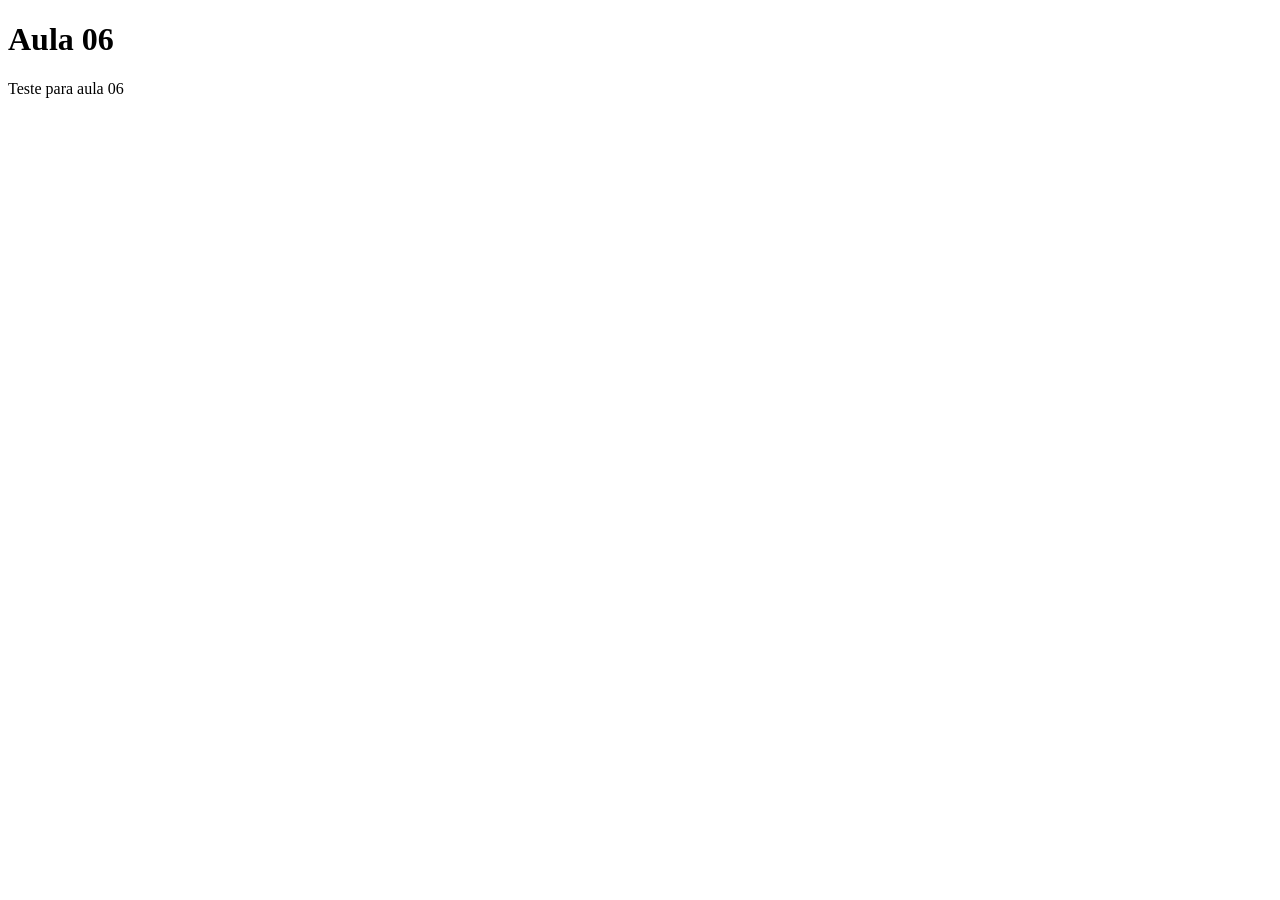
<file: Aula 06/index.html>
<!DOCTYPE html>
<html lang="pt-BR">
<head>
    <meta charset="UTF-8">
    <meta name="viewport" content="width=device-width, initial-scale=1.0">
    <title>Aula 06</title>

<script src="script.js"></script>

</head>
<body>
    <h1>Aula 06</h1>
    <p>Teste para aula 06</p>
    
</body>
</html>
</file>
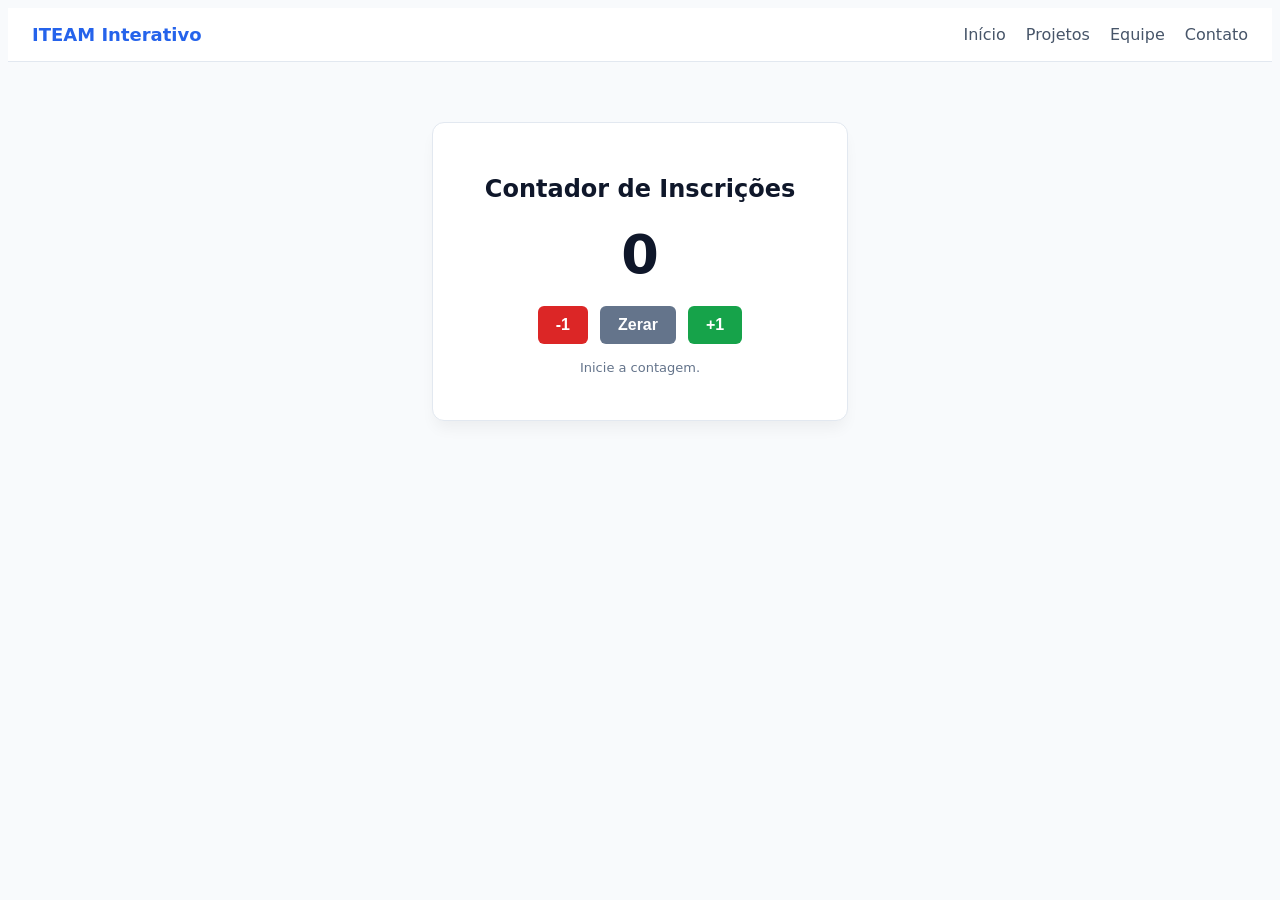
<file: Aula 07/index.html>
<!DOCTYPE html>
<html lang="pt-BR">
<head>
    <meta charset="UTF-8">
    <meta name="viewport" content="width=device-width, initial-scale=1.0">
    <title>Laboratório 07 — DOM e Eventos</title>
    <link rel="stylesheet" href="style.css">
</head>
<body>

    <!-- 1. COMPONENTE MENU MOBILE -->
    <header class="header">
        <div class="logo">ITEAM Interativo</div>
        <button id="btn-menu" class="btn-menu" aria-label="Abrir Menu">☰</button>
        <nav id="menu-navegacao" class="menu-navegacao">
            <a href="#">Início</a>
            <a href="#">Projetos</a>
            <a href="#">Equipe</a>
            <a href="#">Contato</a>
        </nav>
    </header>

    <!-- 2. COMPONENTE CONTADOR INTERATIVO -->
    <main class="container">
        <section class="card-contador">
            <h2>Contador de Inscrições</h2>
            <div id="valor-contador" class="display-numero">0</div>
            
            <div class="botoes-grupo">
                <button id="btn-diminuir" class="btn btn-vermelho">-1</button>
                <button id="btn-zerar" class="btn btn-cinza">Zerar</button>
                <button id="btn-aumentar" class="btn btn-verde">+1</button>
            </div>
            
            <p id="mensagem-status" class="status-msg">Inicie a contagem.</p>
        </section>
    </main>

    <script src="script.js"></script>
</body>
</html>
</file>
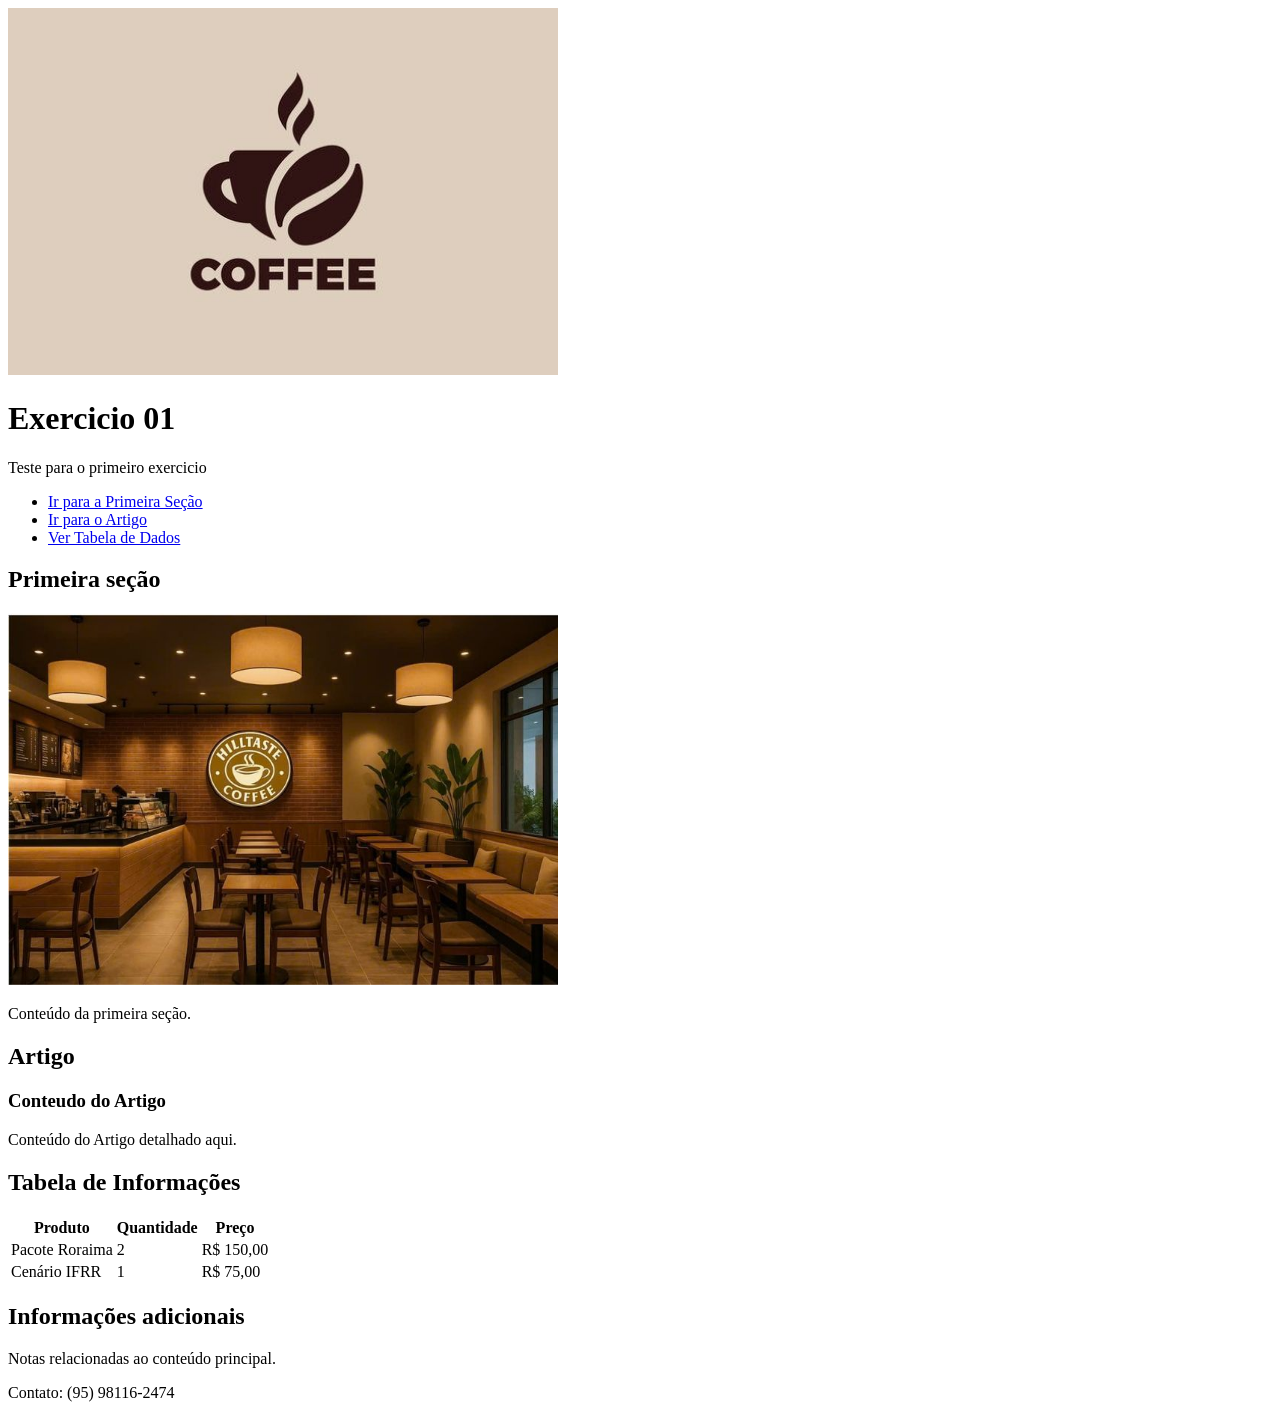
<file: exercicio_01.html>
<!DOCTYPE html>
<html lang="pt-BR">
<head>
    <meta charset="UTF-8">
    <meta name="viewport" content="width=device-width, initial-scale=1.0">
    <title>Estrutura e Semântica</title>
</head>
<body>
    <header>
        <img src="img/logo_cafe.jpg" alt="Logo do site" width="550">
        <!-- 1. Único <h1> da página -->
        <h1>Exercicio 01</h1>
        <p>Teste para o primeiro exercicio</p>
    </header>
    
    <nav>
        
        <ul>
            <li><a href="#primeira-secao">Ir para a Primeira Seção</a></li>
            <li><a href="#artigo-principal">Ir para o Artigo</a></li>
            <li><a href="#dados">Ver Tabela de Dados</a></li>
        </ul>
    </nav>

    
    <main>
        
        <section id="primeira-secao">
            
            <h2>Primeira seção</h2>
            <img src="img/espaco.jpg" alt="Descrição da imagem" width="550">
            <p>Conteúdo da primeira seção.</p>
        </section>

        <article id="artigo-principal">
            <h2>Artigo</h2>
           
            <h3>Conteudo do Artigo</h3>
            <p>Conteúdo do Artigo detalhado aqui.</p>
        </article>

        <section id="dados">
            <h2>Tabela de Informações</h2>
           
            <table>
                <thead>
                    <tr>
                        <th>Produto</th>
                        <th>Quantidade</th>
                        <th>Preço</th>
                    </tr>
                </thead>
                <tbody>
                    <tr>
                        <td>Pacote Roraima</td>
                        <td>2</td>
                        <td>R$ 150,00</td>
                    </tr>
                    <tr>
                        <td>Cenário IFRR</td>
                        <td>1</td>
                        <td>R$ 75,00</td>
                    </tr>
                </tbody>
            </table>
        </section>
    </main>

    <aside>
        <h2>Informações adicionais</h2>
        <p>Notas relacionadas ao conteúdo principal.</p>
    </aside>

    <footer>
        <p>Contato: (95) 98116-2474</p>
    </footer>
</body>
</html>
</file>
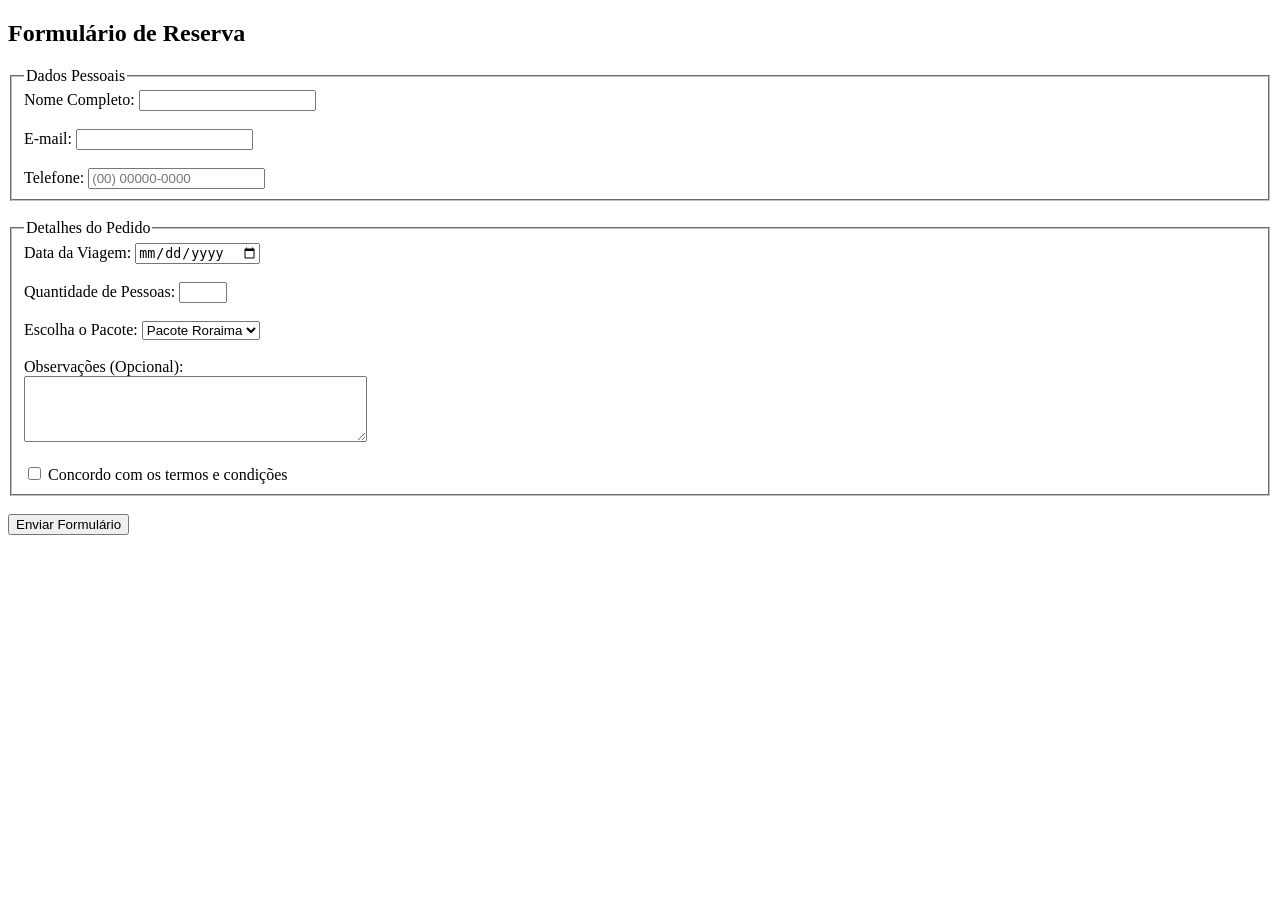
<file: exercicio_02.html>
<!DOCTYPE html>
<html lang="pt-BR">
<head>
    <meta charset="UTF-8">
    <meta name="viewport" content="width=device-width, initial-scale=1.0">
    <title>Formulário e Controles</title>
</head>
<body>
    <main>
        <h2>Formulário de Reserva</h2>
        
        <!-- Formulário com action e method exigidos -->
        <form action="#" method="POST">
            
            <!-- Primeiro Bloco Lógico -->
            <fieldset>
                <legend>Dados Pessoais</legend>
                
                <!-- 1. Campo tipo text -->
                <label for="nome">Nome Completo:</label>
                <input type="text" id="nome" name="nome" required>
                <br><br>

                <!-- 2. Campo tipo email -->
                <label for="email">E-mail:</label>
                <input type="email" id="email" name="email" required>
                <br><br>

                <!-- 3. Campo tipo tel -->
                <label for="telefone">Telefone:</label>
                <input type="tel" id="telefone" name="telefone" placeholder="(00) 00000-0000">
            </fieldset>

            <br> <!-- Quebra de linha apenas para dar um espaço visual -->

            <!-- Segundo Bloco Lógico -->
            <fieldset>
                <legend>Detalhes do Pedido</legend>

                <!-- 4. Campo tipo date -->
                <label for="data_viagem">Data da Viagem:</label>
                <input type="date" id="data_viagem" name="data_viagem">
                <br><br>

                <!-- 5. Campo tipo number -->
                <label for="quantidade">Quantidade de Pessoas:</label>
                <input type="number" id="quantidade" name="quantidade" min="1" max="10">
                <br><br>

                <!-- 6. Campo tipo select -->
                <label for="pacote">Escolha o Pacote:</label>
                <select id="pacote" name="pacote">
                    <option value="roraima">Pacote Roraima</option>
                    <option value="ifrr">Cenário IFRR</option>
                </select>
                <br><br>

                <!-- 7. Campo tipo textarea -->
                <label for="observacoes">Observações (Opcional):</label><br>
                <textarea id="observacoes" name="observacoes" rows="4" cols="40"></textarea>
                <br><br>

                <!-- 8. Campo tipo checkbox -->
                <input type="checkbox" id="termos" name="termos" required>
                <label for="termos">Concordo com os termos e condições</label>
            </fieldset>

            <br>

            <!-- Botão de envio explícito -->
            <button type="submit">Enviar Formulário</button>
            
        </form>
    </main>
</body>
</html>
</file>
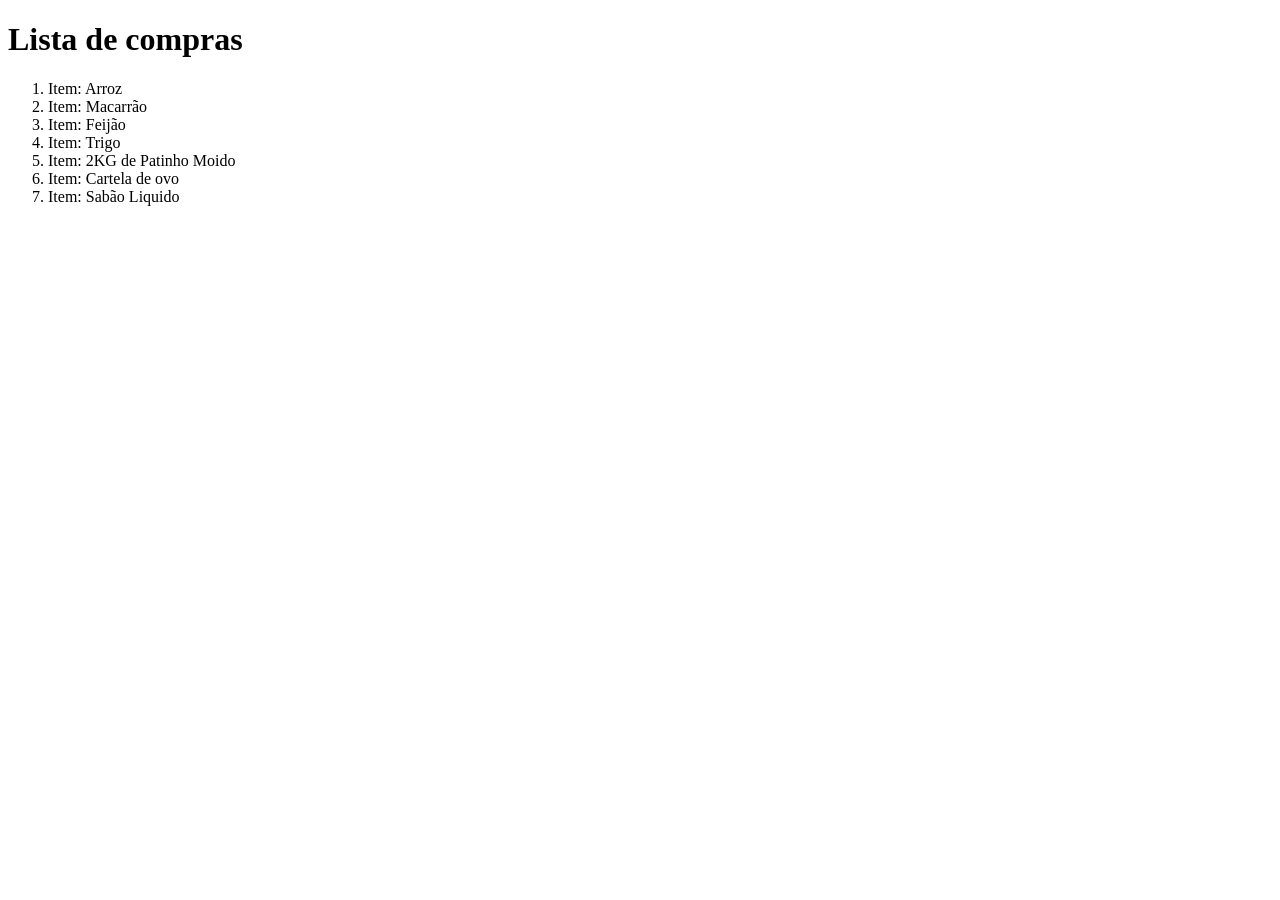
<file: lista.html>
<!DOCTYPE html>
<html lang="en">
<head>
    <meta charset="UTF-8">
    <meta name="viewport" content="width=device-width, initial-scale=1.0">
    <title>Lista</title>
</head>
<body>

    <h1>Lista de compras</h1>
        <ol>
            <li>Item: Arroz                </li>
            <li>Item: Macarrão             </li>
            <li>Item: Feijão               </li>
            <li>Item: Trigo                </li>
            <li>Item: 2KG de Patinho Moido </li>
            <li>Item: Cartela de ovo       </li>
            <li>Item: Sabão Liquido        </li>
        </ol>

    
</body>
</html>
</file>
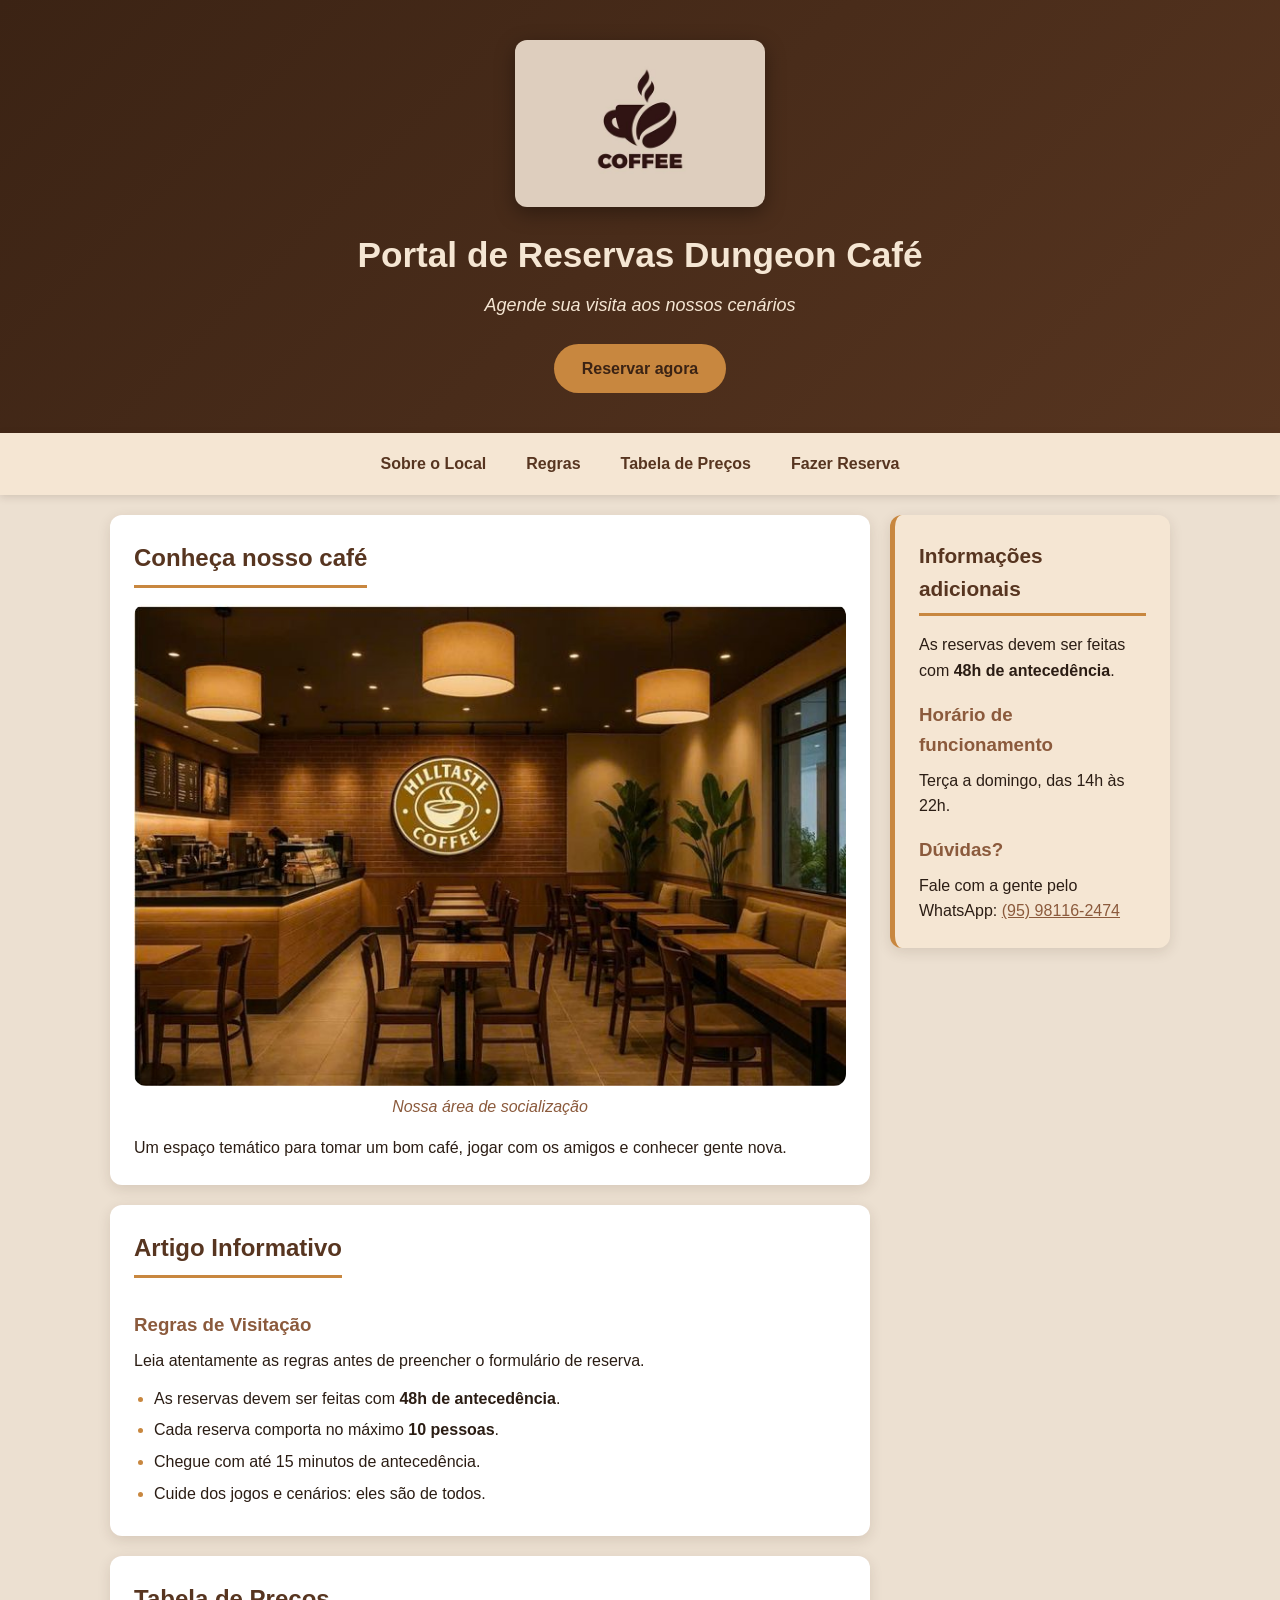
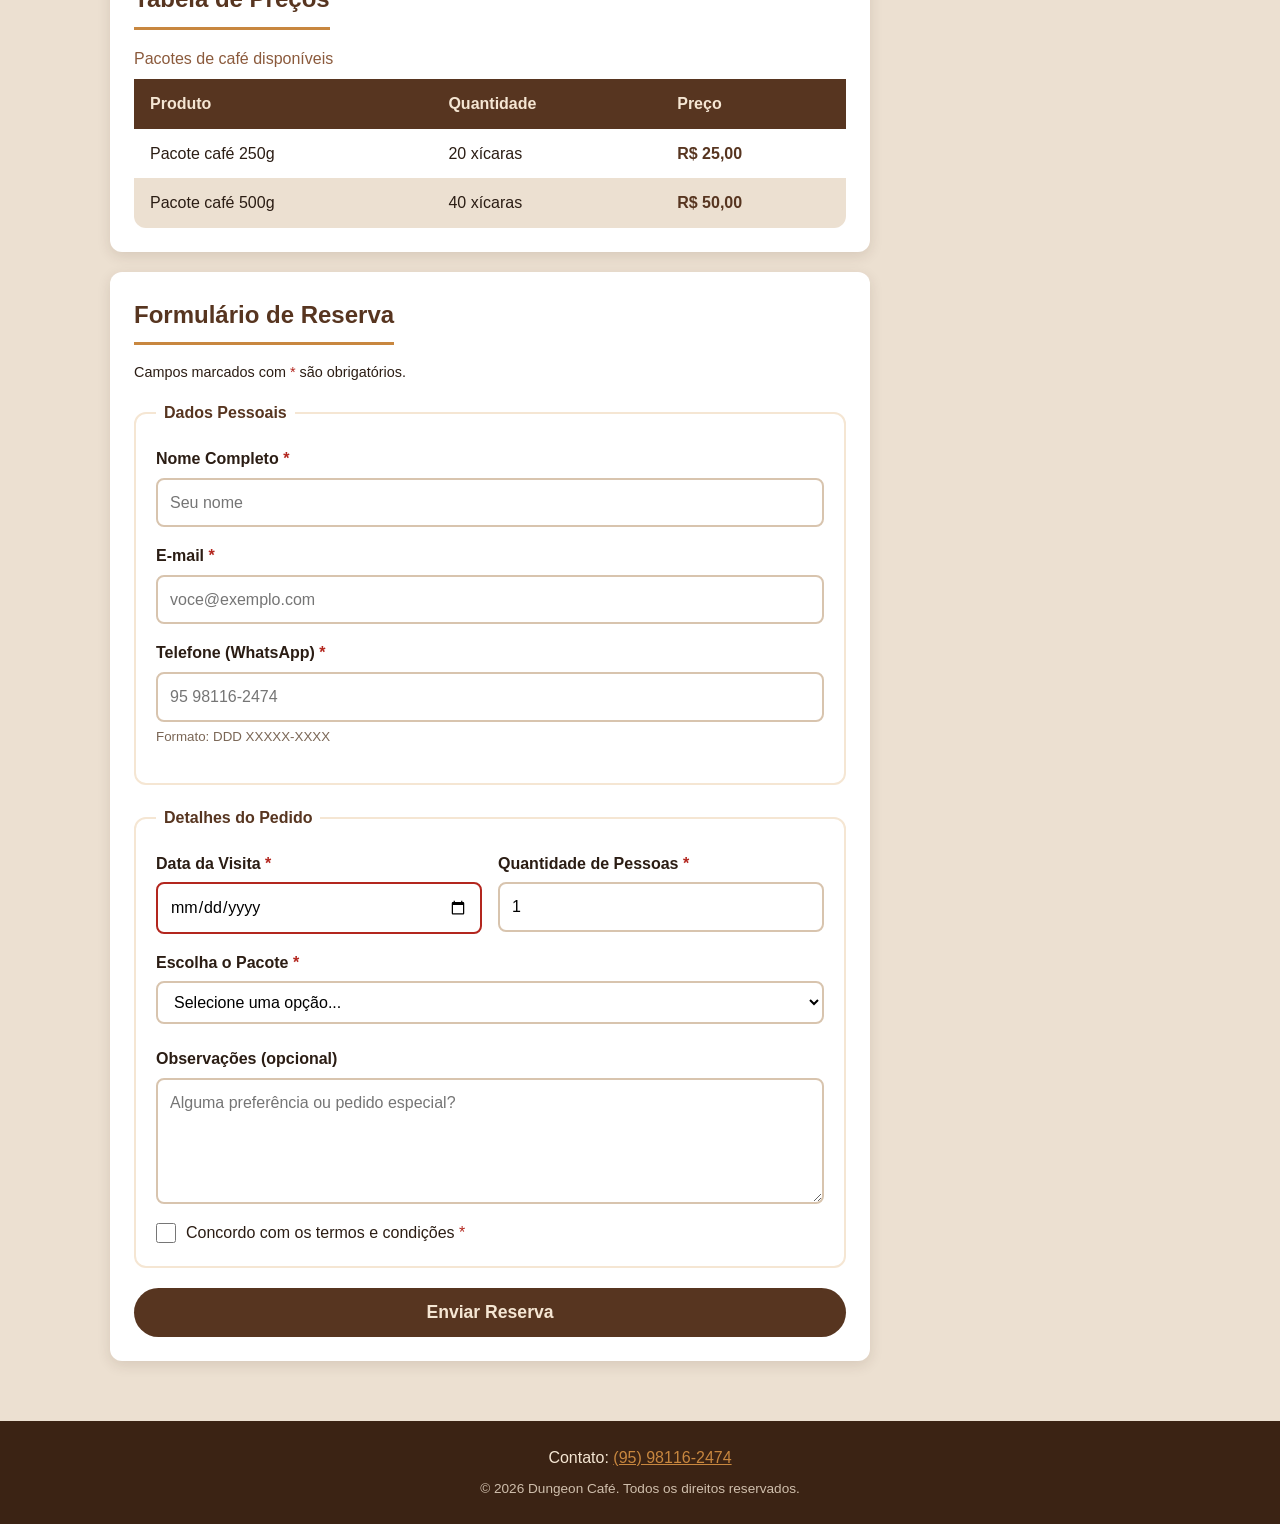
<file: Todas Aulas/completo.html>
<!DOCTYPE html>
<html lang="pt-BR">
<head>
    <!-- Codificação de caracteres: permite acentos e ç -->
    <meta charset="UTF-8">
    <!-- Faz a página se ajustar à largura da tela do celular -->
    <meta name="viewport" content="width=device-width, initial-scale=1.0">
    <!-- Descrição que aparece no Google embaixo do título -->
    <meta name="description" content="Agende sua visita ao Dungeon Café e reserve seu pacote de café.">
    <!-- Texto que aparece na aba do navegador -->
    <title>Reserva de Pacotes - Dungeon Café</title>

    <!-- Liga o arquivo de estilos (cores, tamanhos, layout) -->
    <link rel="stylesheet" href="style.css">

<!-- Fim do <head> -->
</head>
<!-- <body> = tudo o que aparece na tela -->
<body>
    <!-- CABEÇALHO: faixa do topo -->
    <header>
        <!-- Logo do café; alt descreve a imagem para leitores de tela -->
        <img src="img/logo_cafe.jpg" alt="Logo do Dungeon Café" width="250">
        <!-- Único h1 da página: o título principal -->
        <h1>Portal de Reservas Dungeon Café</h1>
        <!-- Frase de apresentação -->
        <p>Agende sua visita aos nossos cenários</p>
        <!-- Botão que leva até o formulário (href="#id" pula para a seção com esse id) -->
        <a href="#formulario-reserva" class="botao">Reservar agora</a>
    <!-- Fim do cabeçalho -->
    </header>

    <!-- MENU DE NAVEGAÇÃO -->
    <nav>
        <!-- Lista de links do menu -->
        <ul>
            <!-- Link para a seção "Conheça nosso café" -->
            <li><a href="#primeira-secao">Sobre o Local</a></li>
            <!-- Link para o artigo de regras -->
            <li><a href="#artigo-principal">Regras</a></li>
            <!-- Link para a tabela de preços -->
            <li><a href="#dados">Tabela de Preços</a></li>
            <!-- Link para o formulário -->
            <li><a href="#formulario-reserva">Fazer Reserva</a></li>
        <!-- Fim da lista -->
        </ul>
    <!-- Fim do menu -->
    </nav>

    <!-- Caixa que divide a página em 2 colunas: conteúdo (main) e barra lateral (aside) -->
    <div class="container">
        <!-- <main> = conteúdo principal da página -->
        <main>
            <!-- SEÇÃO 1: apresentação do café -->
            <section id="primeira-secao">
                <!-- Título da seção -->
                <h2>Conheça nosso café</h2>
                <!-- <figure> agrupa a imagem com a sua legenda -->
                <figure>
                    <!-- Foto do espaço interno -->
                    <img src="img/espaco.jpg" alt="Área interna do Dungeon Café com mesas e decoração temática" width="735" height="497">
                    <!-- Legenda da foto -->
                    <figcaption>Nossa área de socialização</figcaption>
                <!-- Fim da figura -->
                </figure>
                <!-- Texto de apresentação -->
                <p>Um espaço temático para tomar um bom café, jogar com os amigos e conhecer gente nova.</p>
            <!-- Fim da seção 1 -->
            </section>

            <!-- ARTIGO: regras de visitação -->
            <article id="artigo-principal">
                <!-- Título do artigo -->
                <h2>Artigo Informativo</h2>
                <!-- Subtítulo -->
                <h3>Regras de Visitação</h3>
                <!-- Texto de orientação -->
                <p>Leia atentamente as regras antes de preencher o formulário de reserva.</p>
                <!-- Lista de regras com marcadores -->
                <ul>
                    <!-- Regra 1 (<strong> = texto importante, em negrito) -->
                    <li>As reservas devem ser feitas com <strong>48h de antecedência</strong>.</li>
                    <!-- Regra 2 -->
                    <li>Cada reserva comporta no máximo <strong>10 pessoas</strong>.</li>
                    <!-- Regra 3 -->
                    <li>Chegue com até 15 minutos de antecedência.</li>
                    <!-- Regra 4 -->
                    <li>Cuide dos jogos e cenários: eles são de todos.</li>
                <!-- Fim da lista -->
                </ul>
            <!-- Fim do artigo -->
            </article>

            <!-- SEÇÃO 2: tabela de preços -->
            <section id="dados">
                <!-- Título da seção -->
                <h2>Tabela de Preços</h2>
                <!-- Caixa que deixa a tabela rolar para o lado no celular -->
                <div class="tabela-wrapper">
                    <!-- Início da tabela -->
                    <table>
                        <!-- Título da tabela -->
                        <caption>Pacotes de café disponíveis</caption>
                        <!-- <thead> = cabeçalho da tabela -->
                        <thead>
                            <!-- <tr> = uma linha da tabela -->
                            <tr>
                                <!-- <th> = célula de título; scope="col" diz que é título da coluna -->
                                <th scope="col">Produto</th>
                                <!-- Título da coluna de quantidade -->
                                <th scope="col">Quantidade</th>
                                <!-- Título da coluna de preço -->
                                <th scope="col">Preço</th>
                            <!-- Fim da linha -->
                            </tr>
                        <!-- Fim do cabeçalho -->
                        </thead>
                        <!-- <tbody> = corpo da tabela, com os dados -->
                        <tbody>
                            <!-- Linha do pacote de 250g -->
                            <tr>
                                <!-- <td> = célula de dado: nome do produto -->
                                <td>Pacote café 250g</td>
                                <!-- Quantidade de xícaras -->
                                <td>20 xícaras</td>
                                <!-- Preço -->
                                <td>R$ 25,00</td>
                            <!-- Fim da linha -->
                            </tr>
                            <!-- Linha do pacote de 500g -->
                            <tr>
                                <!-- Nome do produto -->
                                <td>Pacote café 500g</td>
                                <!-- Quantidade de xícaras -->
                                <td>40 xícaras</td>
                                <!-- Preço -->
                                <td>R$ 50,00</td>
                            <!-- Fim da linha -->
                            </tr>
                        <!-- Fim do corpo da tabela -->
                        </tbody>
                    <!-- Fim da tabela -->
                    </table>
                <!-- Fim da caixa da tabela -->
                </div>
            <!-- Fim da seção 2 -->
            </section>

            <!-- SEÇÃO 3: formulário de reserva (dentro do main) -->
            <section id="formulario-reserva">
                <!-- Título da seção -->
                <h2>Formulário de Reserva</h2>
                <!-- Aviso sobre os campos obrigatórios; o <span> pinta o * de vermelho -->
                <p class="aviso">Campos marcados com <span class="obrigatorio">*</span> são obrigatórios.</p>

                <!-- Início do formulário; id="form-reserva" é usado pelo script.js -->
                <form id="form-reserva" action="#" method="POST">

                    <!-- <fieldset> agrupa campos relacionados -->
                    <fieldset>
                        <!-- Título do grupo -->
                        <legend>Dados Pessoais</legend>

                        <!-- Caixa do campo "Nome" -->
                        <div class="campo">
                            <!-- Rótulo; for="nome" liga o texto ao input com id="nome" -->
                            <label for="nome">Nome Completo <span class="obrigatorio">*</span></label>
                            <!-- Caixa de texto: obrigatória, entre 3 e 50 letras -->
                            <input type="text" id="nome" name="nome" required minlength="3" maxlength="50" autocomplete="name" placeholder="Seu nome">
                        <!-- Fim do campo -->
                        </div>

                        <!-- Caixa do campo "E-mail" -->
                        <div class="campo">
                            <!-- Rótulo do e-mail -->
                            <label for="email">E-mail <span class="obrigatorio">*</span></label>
                            <!-- type="email" faz o navegador conferir se tem @ e domínio -->
                            <input type="email" id="email" name="email" required autocomplete="email" placeholder="voce@exemplo.com">
                        <!-- Fim do campo -->
                        </div>

                        <!-- Caixa do campo "Telefone" -->
                        <div class="campo">
                            <!-- Rótulo do telefone -->
                            <label for="telefone">Telefone (WhatsApp) <span class="obrigatorio">*</span></label>
                            <!-- pattern = formato exigido; o script.js coloca o espaço e o hífen sozinho -->
                            <input type="tel" id="telefone" name="telefone" required pattern="[0-9]{2} [0-9]{5}-[0-9]{4}" title="Formato exigido: DDD XXXXX-XXXX (ex: 95 98116-2474)" autocomplete="tel" placeholder="95 98116-2474">
                            <!-- Dica de formato embaixo do campo -->
                            <small>Formato: DDD XXXXX-XXXX</small>
                        <!-- Fim do campo -->
                        </div>
                    <!-- Fim do grupo "Dados Pessoais" -->
                    </fieldset>

                    <!-- Segundo grupo de campos -->
                    <fieldset>
                        <!-- Título do grupo -->
                        <legend>Detalhes do Pedido</legend>

                        <!-- Caixa que coloca data e quantidade lado a lado -->
                        <div class="linha">
                            <!-- Caixa do campo "Data" -->
                            <div class="campo">
                                <!-- Rótulo da data -->
                                <label for="data_visita">Data da Visita <span class="obrigatorio">*</span></label>
                                <!-- Calendário; o script.js bloqueia datas com menos de 48h -->
                                <input type="date" id="data_visita" name="data_visita" required>
                            <!-- Fim do campo -->
                            </div>

                            <!-- Caixa do campo "Quantidade" -->
                            <div class="campo">
                                <!-- Rótulo da quantidade -->
                                <label for="quantidade">Quantidade de Pessoas <span class="obrigatorio">*</span></label>
                                <!-- Número de 1 a 10, começando em 1 -->
                                <input type="number" id="quantidade" name="quantidade" required min="1" max="10" value="1">
                            <!-- Fim do campo -->
                            </div>
                        <!-- Fim da linha -->
                        </div>

                        <!-- Caixa do campo "Pacote" -->
                        <div class="campo">
                            <!-- Rótulo do pacote -->
                            <label for="pacote">Escolha o Pacote <span class="obrigatorio">*</span></label>
                            <!-- <select> = lista de opções -->
                            <select id="pacote" name="pacote" required>
                                <!-- Opção vazia: obriga a pessoa a escolher uma das outras -->
                                <option value="">Selecione uma opção...</option>
                                <!-- Opção do pacote de 250g -->
                                <option value="pacote-250g">Pacote 250g (R$ 25,00)</option>
                                <!-- Opção do pacote de 500g -->
                                <option value="pacote-500g">Pacote 500g (R$ 50,00)</option>
                            <!-- Fim da lista -->
                            </select>
                            <!-- Parágrafo vazio: o script.js escreve aqui o preço do pacote escolhido -->
                            <p id="resumo-pacote" class="resumo" aria-live="polite"></p>
                        <!-- Fim do campo -->
                        </div>

                        <!-- Caixa do campo "Observações" -->
                        <div class="campo">
                            <!-- Rótulo das observações -->
                            <label for="observacoes">Observações (opcional)</label>
                            <!-- <textarea> = caixa de texto com várias linhas -->
                            <textarea id="observacoes" name="observacoes" rows="4" placeholder="Alguma preferência ou pedido especial?"></textarea>
                        <!-- Fim do campo -->
                        </div>

                        <!-- Caixa da caixinha de marcar -->
                        <div class="campo-checkbox">
                            <!-- Caixinha obrigatória: precisa estar marcada para enviar -->
                            <input type="checkbox" id="termos" name="termos" required>
                            <!-- Texto da caixinha -->
                            <label for="termos">Concordo com os termos e condições <span class="obrigatorio">*</span></label>
                        <!-- Fim do campo -->
                        </div>
                    <!-- Fim do grupo "Detalhes do Pedido" -->
                    </fieldset>

                    <!-- Botão que envia o formulário (dispara o "submit" no script.js) -->
                    <button type="submit">Enviar Reserva</button>
                <!-- Fim do formulário -->
                </form>

                <!-- Mensagem de sucesso: começa escondida (hidden) e o script.js mostra depois do envio -->
                <p id="mensagem-sucesso" class="mensagem-sucesso" role="status" hidden></p>
            <!-- Fim da seção 3 -->
            </section>
        <!-- Fim do conteúdo principal -->
        </main>

        <!-- BARRA LATERAL: informações extras -->
        <aside>
            <!-- Título da barra lateral -->
            <h2>Informações adicionais</h2>
            <!-- Lembrete da regra de 48h -->
            <p>As reservas devem ser feitas com <strong>48h de antecedência</strong>.</p>
            <!-- Subtítulo -->
            <h3>Horário de funcionamento</h3>
            <!-- Dias e horários -->
            <p>Terça a domingo, das 14h às 22h.</p>
            <!-- Subtítulo -->
            <h3>Dúvidas?</h3>
            <!-- Link que abre conversa no WhatsApp -->
            <p>Fale com a gente pelo WhatsApp: <a href="https://wa.me/5595981162474">(95) 98116-2474</a></p>
        <!-- Fim da barra lateral -->
        </aside>
    <!-- Fim do container de 2 colunas -->
    </div>

    <!-- RODAPÉ -->
    <footer>
        <!-- Link "tel:" abre o discador no celular -->
        <p>Contato: <a href="tel:+5595981162474">(95) 98116-2474</a></p>
        <!-- Direitos autorais (&copy; = símbolo ©) -->
        <p>&copy; 2026 Dungeon Café. Todos os direitos reservados.</p>
    <!-- Fim do rodapé -->
    </footer>

    <!-- Liga o arquivo JavaScript; defer = só roda depois que o HTML todo carregou -->
    <script src="script.js" defer></script>
<!-- Fim do body -->
</body>
<!-- Fim da página -->
</html>
</file>
<file: Aula 07/style.css>
*::before, *::after {
    box-sizing: border-box;
    margin: 0;
    padding: 0;
}

body {
    font-family: system-ui, sans-serif;
    background-color: #f8fafc;
    color: #0f172a;
}

.header {
    display: flex;
    justify-content: space-between;
    align-items: center;
    background-color: #ffffff;
    padding: 16px 24px;
    border-bottom: 1px solid #e2e8f0;
    position: relative;
}

.logo {
    font-weight: 700;
    font-size: 18px;
    color: #2563eb;
}

.btn-menu {
    font-size: 24px;
    background: none;
    border: none;
    cursor: pointer;
    display: none; /* Oculto em telas grandes */
}

.menu-navegacao {
    display: flex;
    gap: 20px;
}

.menu-navegacao a {
    text-decoration: none;
    color: #475569;
    font-weight: 500;
}

/* Responsividade do Menu Mobile */
@media (max-width: 600px) {
    .btn-menu {
        display: block; /* Visível no celular */
    }

    .menu-navegacao {
        display: none; /* Oculto por padrão no celular */
        flex-direction: column;
        position: absolute;
        top: 60px;
        left: 0;
        width: 100%;
        background-color: #ffffff;
        padding: 20px;
        box-shadow: 0 4px 6px -1px rgba(0,0,0,0.1);
    }

    /* Classe ativada via JavaScript */
    .menu-navegacao.aberto {
        display: flex;
    }
}

.container {
    display: flex;
    justify-content: center;
    padding: 60px 20px;
}

.card-contador {
    background-color: #ffffff;
    padding: 32px;
    border-radius: 12px;
    border: 1px solid #e2e8f0;
    text-align: center;
    max-width: 350px;
    width: 100%;
    box-shadow: 0 10px 15px -3px rgba(0,0,0,0.05);
}

.display-numero {
    font-size: 54px;
    font-weight: 800;
    margin: 20px 0;
    color: #0f172a;
    transition: color 0.2s ease;
}

.display-numero.positivo { color: #16a34a; }
.display-numero.negativo { color: #dc2626; }

.botoes-grupo {
    display: flex;
    gap: 12px;
    justify-content: center;
}

.btn {
    padding: 10px 18px;
    border: none;
    border-radius: 6px;
    font-weight: 700;
    font-size: 16px;
    cursor: pointer;
    color: #ffffff;
}

.btn-verde { background-color: #16a34a; }
.btn-vermelho { background-color: #dc2626; }
.btn-cinza { background-color: #64748b; }
.status-msg { margin-top: 16px; font-size: 13px; color: #64748b; }
</file>
<file: Todas Aulas/style.css>
/* VARIÁVEIS - :root guarda cores e medidas reutilizadas com var(--nome) */
:root {
    --cafe-escuro: #3b2314;
    --cafe: #573520;
    --cafe-claro: #8b5a3c;
    --creme: #f5e6d3;
    --fundo: #ece0d1;
    --branco: #ffffff;
    --texto: #2b1d14;
    --destaque: #c8873f;
    --erro: #b3261e;
    --raio: 12px;
    --sombra: 0 4px 14px rgba(59, 35, 20, 0.12);
}

/* ESTILOS GERAIS */

/* * = todas as tags da página: zera margens e espaçamentos padrão do navegador */
* {
    box-sizing: border-box;
    margin: 0;
    padding: 0;
}

/* html = a página inteira: faz a rolagem ser suave ao clicar nos links do menu */
html {
    scroll-behavior: smooth;
}

/* body = o corpo da página: cor de fundo, fonte e cor do texto padrão */
body {
    background-color: var(--fundo);
    font-family: Arial, Helvetica, sans-serif;
    font-size: 16px;
    line-height: 1.6;
    color: var(--texto);
}

/* img = todas as imagens: nunca passam da largura da tela */
img {
    max-width: 100%;
    height: auto;
    display: block;
}

/* a = todos os links: cor padrão */
a {
    color: var(--cafe-claro);
}

/* h2 = títulos das seções ("Conheça nosso café", "Tabela de Preços"...) */
h2 {
    color: var(--cafe);
    margin-bottom: 16px;
    padding-bottom: 8px;
    border-bottom: 3px solid var(--destaque);
    display: inline-block;
}

/* h3 = subtítulos ("Regras de Visitação", "Horário de funcionamento"...) */
h3 {
    color: var(--cafe-claro);
    margin: 16px 0 8px;
}

/* p + p = parágrafo que vem logo depois de outro parágrafo: dá um espaço entre eles */
p + p {
    margin-top: 8px;
}

/* CABEÇALHO (<header>) */

/* header = faixa do topo com logo, título e botão */
header {
    background: linear-gradient(135deg, var(--cafe-escuro), var(--cafe));
    color: var(--creme);
    padding: 40px 20px;
    text-align: center;
}

/* header img = a logo do café */
header img {
    margin: 0 auto 20px;
    border-radius: var(--raio);
    box-shadow: 0 6px 20px rgba(0, 0, 0, 0.35);
}

/* header h1 = o título principal "Portal de Reservas Dungeon Café" */
header h1 {
    color: var(--creme);
    font-size: 2.2rem;
    margin-bottom: 8px;
}

/* header p = a frase "Agende sua visita aos nossos cenários" */
header p {
    font-size: 18px;
    font-style: italic;
    margin-bottom: 24px;
}

/* BOTÕES - .botao = link "Reservar agora" / button = botão "Enviar Reserva" */
.botao,
button {
    display: inline-block;
    background-color: var(--destaque);
    color: var(--cafe-escuro);
    font-weight: bold;
    font-size: 1rem;
    text-decoration: none;
    padding: 12px 28px;
    border: none;
    border-radius: 999px;
    cursor: pointer;
    transition: background-color 0.2s, transform 0.2s;
}

/* :hover = quando o mouse passa por cima do botão */
.botao:hover,
button:hover {
    background-color: var(--creme);
    transform: translateY(-2px);
}

/* MENU DE NAVEGAÇÃO (<nav>) */

/* nav = a barra do menu: fica presa no topo ao rolar a página */
nav {
    background-color: var(--creme);
    position: sticky;
    top: 0;
    z-index: 10;
    box-shadow: 0 2px 8px rgba(59, 35, 20, 0.15);
}

/* nav ul = a lista do menu: coloca os itens lado a lado e sem bolinhas */
nav ul {
    list-style: none;
    display: flex;
    flex-wrap: wrap;
    justify-content: center;
    gap: 8px;
    padding: 10px;
}

/* nav ul li a = cada link do menu ("Sobre o Local", "Regras"...) */
nav ul li a {
    display: block;
    color: var(--cafe);
    font-weight: bold;
    text-decoration: none;
    padding: 8px 16px;
    border-radius: 999px;
    transition: background-color 0.2s, color 0.2s;
}

/* link do menu com o mouse por cima */
nav ul li a:hover {
    background-color: var(--cafe);
    color: var(--creme);
}

/* LAYOUT DA PÁGINA */

/* .container = a <div> que envolve o <main> e o <aside>: divide em 2 colunas */
.container {
    max-width: 1100px;
    margin: 0 auto;
    padding: 20px;
    display: grid;
    grid-template-columns: 1fr 280px;
    gap: 20px;
    align-items: start;
}

/* main section / main article / aside = os blocos de conteúdo viram "cartões" brancos */
main section,
main article,
aside {
    background-color: var(--branco);
    padding: 24px;
    border-radius: var(--raio);
    box-shadow: var(--sombra);
    margin-bottom: 20px;
    /* Evita que o menu fixo cubra o título ao clicar nos links */
    scroll-margin-top: 80px;
}

/* aside = a barra lateral "Informações adicionais": acompanha a rolagem */
aside {
    position: sticky;
    top: 80px;
    background-color: var(--creme);
    border-left: 5px solid var(--destaque);
}

/* aside h2 = o título da barra lateral, um pouco menor */
aside h2 {
    font-size: 1.3rem;
}

/* SEÇÃO "SOBRE O LOCAL" (#primeira-secao) */

/* figure img = a foto do espaço do café */
figure img {
    width: 100%;
    border-radius: var(--raio);
}

/* figcaption = a legenda embaixo da foto ("Nossa área de socialização") */
figcaption {
    text-align: center;
    font-style: italic;
    color: var(--cafe-claro);
    margin: 8px 0 16px;
}

/* ARTIGO DE REGRAS (<article>) */

/* article ul = a lista de regras de visitação */
article ul {
    margin-top: 12px;
    padding-left: 20px;
}

/* article li = cada regra da lista */
article li {
    margin-bottom: 6px;
}

/* article li::marker = a bolinha antes de cada regra */
article li::marker {
    color: var(--destaque);
}

/* TABELA DE PREÇOS (#dados) */

/* .tabela-wrapper = a <div> em volta da tabela: permite rolar para o lado no celular */
.tabela-wrapper {
    overflow-x: auto;
}

/* table = a tabela inteira */
table {
    width: 100%;
    border-collapse: collapse;
    border-radius: var(--raio);
    overflow: hidden;
}

/* caption = o título da tabela ("Pacotes de café disponíveis") */
caption {
    text-align: left;
    color: var(--cafe-claro);
    margin-bottom: 8px;
}

/* th e td = todas as células da tabela (cabeçalho e dados) */
th,
td {
    padding: 12px 16px;
    text-align: left;
}

/* th = células do cabeçalho (Produto, Quantidade, Preço) */
th {
    background-color: var(--cafe);
    color: var(--creme);
}

/* tbody tr:nth-child(even) = linhas pares da tabela: cor alternada (efeito zebra) */
tbody tr:nth-child(even) {
    background-color: var(--fundo);
}

/* tbody tr:hover = linha da tabela com o mouse por cima */
tbody tr:hover {
    background-color: var(--creme);
}

/* td:last-child = a última coluna (Preço): fica em negrito */
td:last-child {
    font-weight: bold;
    color: var(--cafe);
}

/* FORMULÁRIO DE RESERVA (#formulario-reserva) */

/* .aviso = o texto "Campos marcados com * são obrigatórios" */
.aviso {
    font-size: 0.9rem;
    margin-bottom: 16px;
}

/* .obrigatorio = o asterisco vermelho (*) dos campos obrigatórios */
.obrigatorio {
    color: var(--erro);
}

/* fieldset = as caixas que agrupam os campos ("Dados Pessoais" e "Detalhes do Pedido") */
fieldset {
    border: 2px solid var(--creme);
    border-radius: var(--raio);
    padding: 20px;
    margin-bottom: 20px;
}

/* legend = o título de cada fieldset */
legend {
    font-weight: bold;
    color: var(--cafe);
    padding: 0 8px;
}

/* .campo = a <div> de cada campo: coloca o label em cima do input */
.campo {
    display: flex;
    flex-direction: column;
    margin-bottom: 16px;
}

/* .linha = a <div> que deixa "Data da Visita" e "Quantidade" lado a lado */
.linha {
    display: grid;
    grid-template-columns: 1fr 1fr;
    gap: 16px;
}

/* label = os nomes dos campos ("Nome Completo", "E-mail"...) */
label {
    font-weight: bold;
    margin-bottom: 6px;
}

/* input, select, textarea = as caixas de digitar, a lista de pacotes e a caixa de observações */
input,
select,
textarea {
    font: inherit;
    padding: 10px 12px;
    border: 2px solid #d8c4ae;
    border-radius: 8px;
    background-color: var(--branco);
    transition: border-color 0.2s, box-shadow 0.2s;
}

/* textarea = a caixa de observações: só pode aumentar na altura */
textarea {
    resize: vertical;
}

/* :focus = o campo que está selecionado (onde o usuário está digitando) */
input:focus,
select:focus,
textarea:focus {
    outline: none;
    border-color: var(--destaque);
    box-shadow: 0 0 0 3px rgba(200, 135, 63, 0.3);
}

/* Destaca em vermelho só depois que o usuário digitou algo inválido */
input:not(:placeholder-shown):invalid {
    border-color: var(--erro);
}

/* small = a dica embaixo do telefone ("Formato: DDD XXXXX-XXXX") */
small {
    color: #7a6655;
    margin-top: 4px;
}

/* .campo-checkbox = a <div> do "Concordo com os termos": caixinha e texto lado a lado */
.campo-checkbox {
    display: flex;
    align-items: center;
    gap: 10px;
}

/* .campo-checkbox input = a caixinha de marcar */
.campo-checkbox input {
    width: 20px;
    height: 20px;
    accent-color: var(--cafe);
}

/* .campo-checkbox label = o texto "Concordo com os termos e condições" */
.campo-checkbox label {
    margin-bottom: 0;
    font-weight: normal;
}

/* form button = o botão "Enviar Reserva": ocupa a largura toda */
form button {
    width: 100%;
    background-color: var(--cafe);
    color: var(--creme);
    font-size: 1.1rem;
    padding: 14px;
}

/* botão "Enviar Reserva" com o mouse por cima */
form button:hover {
    background-color: var(--cafe-escuro);
    color: var(--creme);
}

/* .resumo = o texto "Valor do pacote: R$ 25,00" que o script.js escreve embaixo da lista */
.resumo {
    margin-top: 6px;
    font-weight: bold;
    color: var(--cafe);
}

/* .mensagem-sucesso = a caixa verde que o script.js mostra depois de enviar a reserva */
.mensagem-sucesso {
    margin-top: 16px;
    padding: 14px 16px;
    background-color: #e3f1e0;
    color: #1e4d1a;
    border-left: 5px solid #3c8a33;
    border-radius: 8px;
}

/* :focus-visible = link ou botão selecionado pela tecla Tab: mostra um contorno */
a:focus-visible,
button:focus-visible {
    outline: 3px solid var(--destaque);
    outline-offset: 3px;
}

/* RODAPÉ (<footer>) */

/* footer = a faixa do final da página com o contato */
footer {
    background-color: var(--cafe-escuro);
    color: var(--creme);
    text-align: center;
    padding: 24px 20px;
    margin-top: 20px;
}

/* footer a = o link do telefone no rodapé */
footer a {
    color: var(--destaque);
}

/* footer p:last-child = o último parágrafo do rodapé (direitos reservados) */
footer p:last-child {
    font-size: 0.85rem;
    opacity: 0.8;
}

/* RESPONSIVIDADE - @media = regras que só valem em telas menores */

/* Tablet (até 800px): main e aside ficam um embaixo do outro */
@media (max-width: 800px) {
    .container {
        grid-template-columns: 1fr;
    }

    aside {
        position: static;
    }
}

/* Celular (até 500px): título e logo menores, campos um embaixo do outro */
@media (max-width: 500px) {
    header h1 {
        font-size: 1.6rem;
    }

    header img {
        width: 180px;
    }

    .linha {
        grid-template-columns: 1fr;
    }

    main section,
    main article,
    aside {
        padding: 16px;
    }
}
</file>
